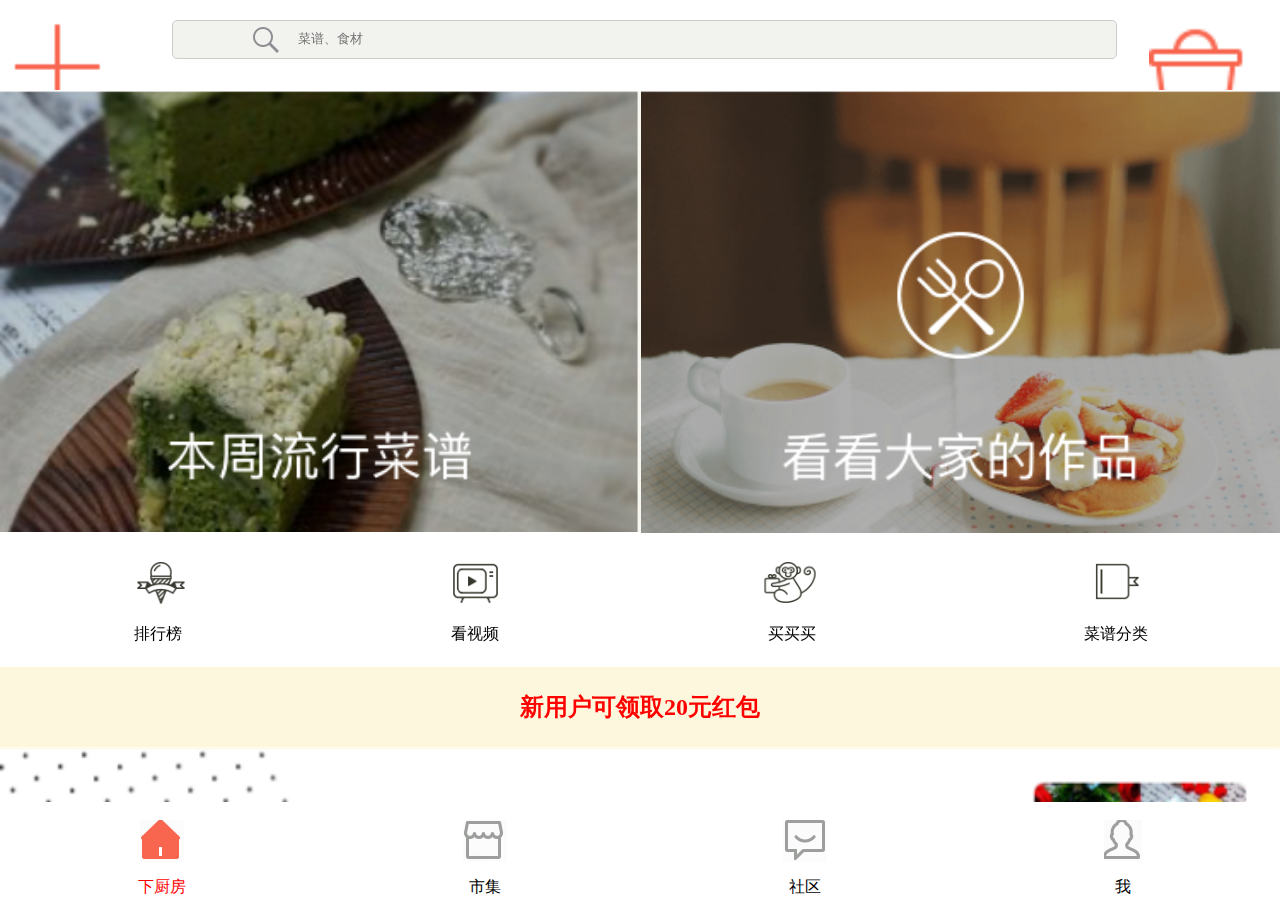
<file: index.html>
<!doctype html>
<html lang="en">
<head>
	<meta charset="UTF-8">
	<meta name="viewport" content="width=device-width, user-scalable=no, initi al-scale=1.0, maximum-scale=1.0, minimum-scale=1.0">
	<title>手机app</title>
	<link rel="stylesheet" href="css/style.css">
	 <link rel="stylesheet" href="css/swiper.min.css">
</head>
<body>
	<div class="box" id="box">

		<div class="center">

              <section class="aaa" id="xcf">
              	<div class="head">
              		<div class="head_1">
              			<span><img src="img/jia.png"/></span>
              			<span><input type="text" placeholder="菜谱、食材"></span>
              			<span><img src="img/box.png"/></span>

              		</div>
				<div class="pic">
					<div><a href="welcome.html"><img src="img/p1.png"></a></div>
					<div><a href="news.html"><img src="img/p2.png"></a></div>
			

				</div>
				<div class="nav">
					<dl>
						<dt><img src="img/ni.png"></dt>
						<dd><a href="#">排行榜</a></dd>
					</dl>
					<dl>
						<dt><img src="img/n2.png"></dt>
						<dd><a href="#">看视频</a></dd>
					</dl>
					<dl>
						<dt><img src="img/n3.png"></dt>
						<dd><a href="#">买买买</a></dd>
					</dl>
					<dl>
						<dt><img src="img/n4.png"></dt>
						<dd><a href="#">菜谱分类</a></dd>
					</dl>
				</div>
				<div class="pink">
					<h2>新用户可领取20元红包</h2>
				</div>
				<div class="banner">
                 <ul class="swiper-wrapper">
                   <li class="swiper-slide"><img src="img/banner.png"></li>
                   <li class="swiper-slide"><img src="img/banner1.png"></li>
              
            </ul>
            <div class="swiper-pagination"></div>
        </div>
       		 <div class="pink_1">
					<h2>3月10日 星期四</h2>
				</div>
				<div class="bann">
					<img src="img/bann.png">
				</div>
				<div class="tt"></div>
				<div class="bann">
					<img src="img/bann1.png">
				</div>
				<div class="tt"></div>
		
				<div class="bann">
					<img src="img/bann4.png">
				</div>
				<div class="pink_3">
					<h3>三分钟快手面，没有高汤也美鲜</h3>
					<h4>黎记|广东升竹面(全蛋细面)3斤/一箱，24.9包邮</h4>
					<p><b>(3.10至3.11限时优惠)</b></p>
				</div>
				<div class="bann">
					<img src="img/bann2.png">
				</div>
				<div class="tt"></div>
		
				<div class="bann">
					<img src="img/bann3.png">
				<div class="bann">
					<img src="img/bann4.png">
              	</div>
					<div class="tt"></div>
		
				<div class="bann">
					<img src="img/bann6.png">
              	</div>
              	<div class="tt"></div>
		
				<div class="bann">
					<img src="img/bann7.png">
              	</div>
              	
              </section>
              <section class="aaa" id="sj">
              	<div class="second">
              		<div class="head_1">
              			<span><a href="cd.html"><img src="img/t1.png"/></a></span>
              			<span><input type="text" placeholder="搜索商品"></span>
              			<span><img src="img/t2.png"/></span>

              		</div>
              		<div class="nav_1">
	              		 <dl>
							<dt><img src="img/1.png"></dt>
							<dd><a href="#">烘焙</a></dd>
						</dl>
						<dl>
							<dt><img src="img/2.png"></dt>
							<dd><a href="#">果蔬生鲜</a></dd>
						</dl>
						<dl>
							<dt><img src="img/3.png"></dt>
							<dd><a href="#">器具</a></dd>
						</dl>
						<dl>
							<dt><img src="img/4.png"></dt>
							<dd><a href="#">特色中国</a></dd>
						</dl>
					</div>
						<div class="nav_1">
	              		 <dl>
							<dt><img src="img/5.png"></dt>
							<dd><a href="#">方便食品</a></dd>
						</dl>
						<dl>
							<dt><img src="img/6.png"></dt>
							<dd><a href="#">进口食品</a></dd>
						</dl>
						<dl>
							<dt><img src="img/7.png"></dt>
							<dd><a href="#">调味品</a></dd>
						</dl>
						<dl>
							<dt><img src="img/8.png"></dt>
							<dd><a href="#">全部分类</a></dd>
						</dl>
					</div>
					 	<div class="dd"></div>
					 	<div class="main">
					 		<div class="main_1">
					 			<h2>好店推荐</h2>
					 		</div>
					 		<div class="mm">
					 			<div class="mm_1">
					 				<dl>
					 					<dt><img src="img/b2.png"></dt>
					 					<dd><h4>广东竹升面3斤</h4><p>$24.9<h5 href="#">细丝银丝柔韧鲜爽</h5></p></dd>
					 				</dl>
					 				
					 			</div>
					 			<div class="mm_2">
					 				<dl>
					 					<dt><img src="img/b3.png"></dt>
					 					<dd><h4>高邮咸鸭蛋2斤</h4><p>$72<h5 href="#">最好的咸鸭蛋</h5></p></dd>
					 				</dl>
					 				
					 			</div>
					 			<div class="mm_3">
					 				<dl>
					 					<dt><img src="img/b1.png"></dt>
					 					<dd><h4>法文玻璃沙拉碗</h4><p>$18<h5 href="#">全店满88减10</h5></p></dd>
					 				</dl>
					 				
					 			</div>
					 		</div>
					 		<div class="dd"></div>
					 		<div class="main_1">
					 			<h2>热门主题</h2>
					 		</div>
					 		<div class="mm_4">
					 			<div><img src="img/b4.png"></div>
					 			<div><img src="img/b5.png"></div>
					 			<div><img src="img/b6.png"></div>
					 		</div>

					 	</div>
            </div>
              </section>
              <section class="aaa" id="sq">
              <div class="less">
              	<div class="less_1">
              		<span></span>
              		<span><b>社区</b></span>
              		<span><img src="img/ld.png"></span>
              	</div>
              	<div class="less_2">
              		<a href="zhut.html">
              		<dl>
              			<dt><img src="img/haha.png" width="75"></dt>
              			<dt class="dt" style="margin-right: 17%"><b style="font-size:20px;">市集讨论区</b><br>
              				<strong style="color:#95958F">安佳奶油打发前需要冷藏么？</strong></dt>
              		</dl>
              	</a>
                   <dl>
              		<dt><img src="img/zb.png" width="75"></dt>
              		<dt class="dt"><b style="font-size:20px;">周边</b><br>
              			<strong style="color:#95958F">身边的处友会</strong></h4></dt>
              	  </dl>

               	</div>
              	
              </div>
              </section>
			  <section class="aaa" id="my">
			  	<div class="tou">
			  		<div class="t_1">
				  		<h2>取消</a></h2>
				  	</div>
			  	</div>
			  	<div class="picture">
			  		<img src="img/wy.png">
			  	</div>
			  	<div class="zc">
			  		
			  			<p class="zc_1"><a href="denglu.html"><input type="sumbit" value="登录"></a></p>
			  			<p class="zc_2"><a href="zc.html"><input type="sumbit" value="手机注册"></a></p>
					
			  	</div>
			  </section>
		</div>

		<footer class="foot" id="foot">
			<a href="#xcf" class="on"><img src="img/xcf.png"><br>下厨房</a>
			<a href="#sj"><img src="img/sj.png"><br>市集</a>
			<a href="#sq"><img src="img/sq.png"><br>社区</a>
			<a href="#my"><img src="img/my.png"><br>我</a>

        </footer>

	

</div>

 <script src="js/zepto.js"></script>
  <script src="js/iscroll4.js"></script>
  <script src="js/swiper.min.js"></script>
  <script src="js/yk.js"></script>
  <script type="text/javascript">
    var swiper=new Swiper(".banner",{
        pagination:'.swiper-pagination',
        paginationClickable:true,
        autoplay:1000,
        autoplayDisableOnInteraction:false,
        loop:true
    })
</script>
</body>
</html>
</file>
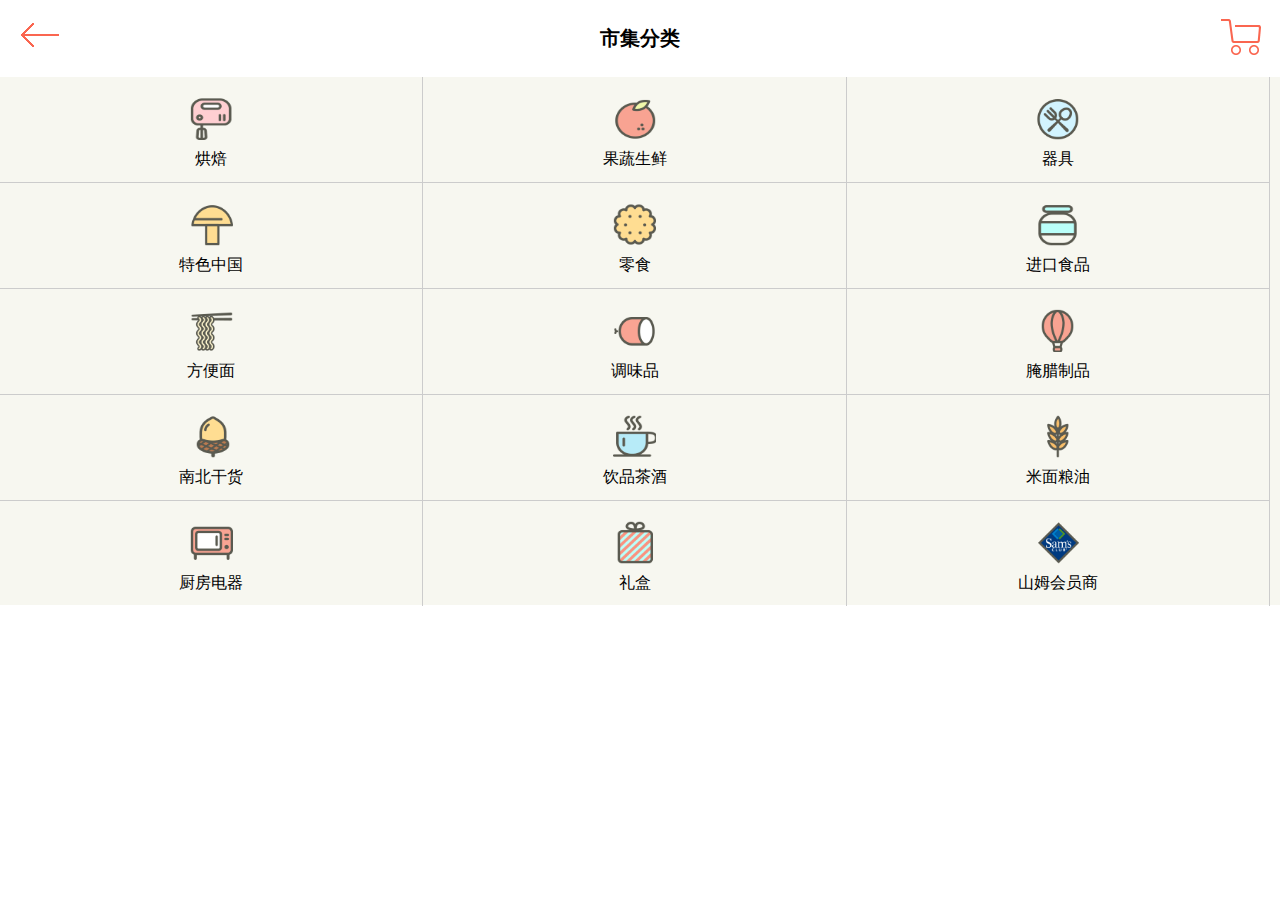
<file: cd.html>
<!doctype html>
<html lang="en">
<head>
	<meta charset="UTF-8">
	<meta name="viewport" content="width=device-width, user-scalable=no, initi al-scale=1.0, maximum-scale=1.0, minimum-scale=1.0">
	<title>手机app</title>
	<link rel="stylesheet" href="css/style3.css">
	 <link rel="stylesheet" href="css/swiper.min.css">
</head>
<body>
	<div class="box">
		<div class="header">
			<span><a href="index.html"><img src="img/jt.png"></a></span>
			<span><b>市集分类</b></span>
			<span><img src="img/t2.png"></span>
		</div>
		<div class="main">
			 <dl>
                <dt><img src="img/f1.png"></dt>
                <dd>烘焙</dd>
            </dl>
            <dl>
                <dt><img src="img/f2.png"></dt>
                <dd>果蔬生鲜</dd>
            </dl>
            <dl>
                <dt><img src="img/f3.png"></dt>
                <dd>器具</dd>
            </dl>
            <dl>
                <dt><img src="img/f4.png"></dt>
                <dd>特色中国</dd>
            </dl>
            <dl>
                <dt><img src="img/f5.png"></dt>
                <dd>零食</dd>
            </dl>
            <dl>
                <dt><img src="img/f61.png"></dt>
                <dd>进口食品</dd>
            </dl>
            <dl>
                <dt><img src="img/f62.png"></dt>
                <dd>方便面</dd>
            </dl>
            <dl>
                <dt><img src="img/f63.png"></dt>
                <dd>调味品</dd>
            </dl>
            <dl>
                <dt><img src="img/f6.png"></dt>
                <dd>腌腊制品</dd>
            </dl>
            <dl>
                <dt><img src="img/f7.png"></dt>
                <dd>南北干货</dd>
            </dl>
            <dl>
                <dt><img src="img/f8.png"></dt>
                <dd>饮品茶酒</dd>
            </dl>
            <dl>
                <dt><img src="img/f9.png"></dt>
                <dd>米面粮油</dd>
            </dl>
            <dl style="border-bottom: none;">
                <dt><img src="img/f10.png"></dt>
                <dd>厨房电器</dd>
            </dl>
            <dl style="border-bottom: none;">
                <dt><img src="img/f11.png"></dt>
                <dd>礼盒</dd>
            </dl>
            <dl style="border-bottom: none;">
                <dt><img src="img/f12.png"></dt>
                <dd>山姆会员商</dd>
            </dl>


        </div>
	</div>









 <script src="js/zepto.js"></script>
  <script src="js/iscroll4.js"></script>
  <script src="js/swiper.min.js"></script>
  <script src="js/yk.js"></script>




</body>
</html>
</file>
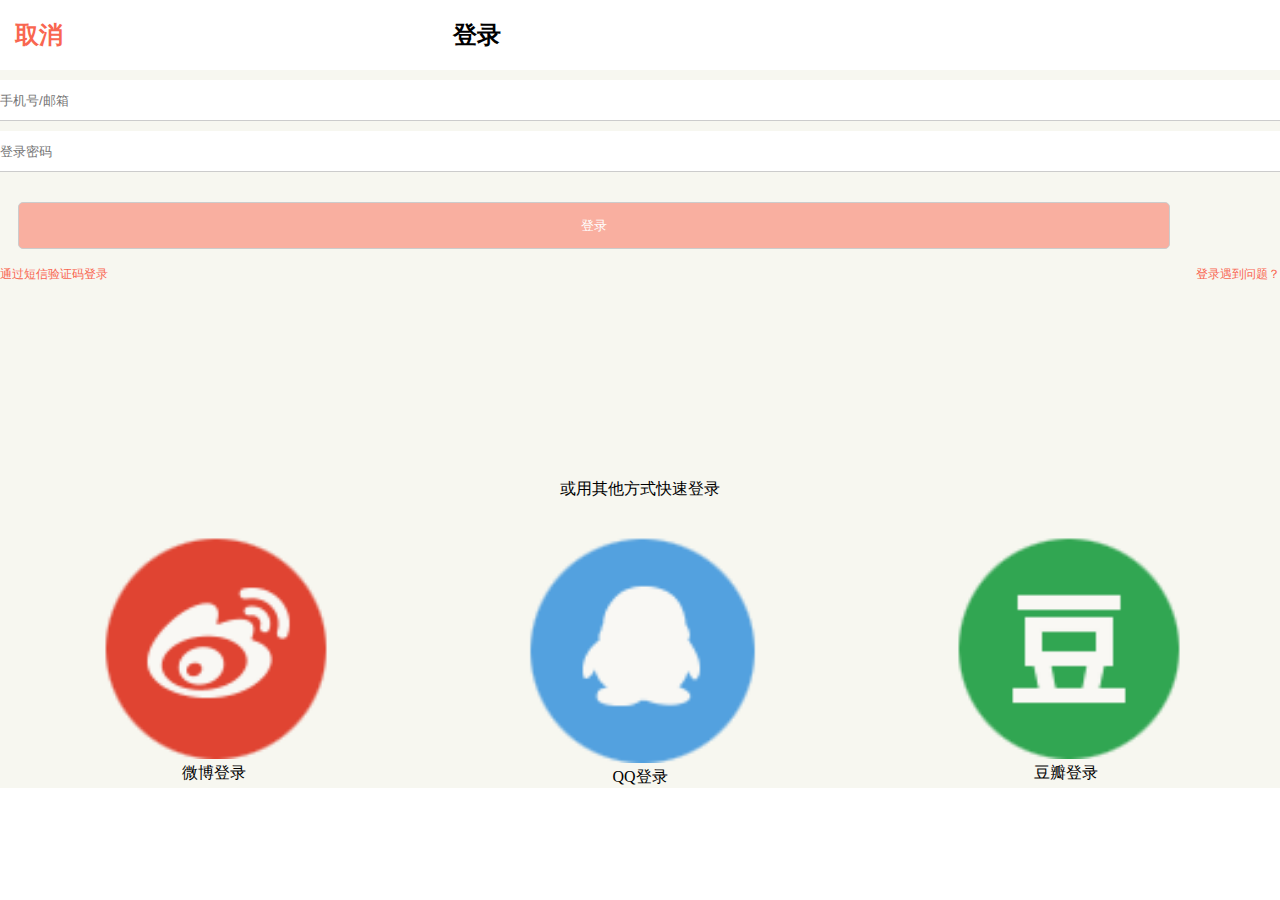
<file: denglu.html>
<!doctype html>
<html lang="en">
<head>
	<meta charset="UTF-8">
	<meta name="viewport" content="width=device-width, user-scalable=no, initi al-scale=1.0, maximum-scale=1.0, minimum-scale=1.0">
	<title>手机app</title>
	<link rel="stylesheet" href="css/style1.css">
	 <link rel="stylesheet" href="css/swiper.min.css">
</head>
<body>
	<div class="box">
		<div class="head">
			<h2><a href="index.html">取消</a></h2>
            <h2>登录</h2>
            <h2></h2>
		</div>
		<!-- <div class="tt"></div> -->
		<section class="main">
            <form method="post">
                <input type="email" placeholder="手机号/邮箱" class="p3"><br>
                <input type="password" placeholder="登录密码" class="p3"><br>
                <input type="button" value="登录" class="p1">
            </form>
            <p class="p2"><span>通过短信验证码登录</span><a>登录遇到问题？</a></p>
        </section>
        
        	<div class="kj">
        	<p>或用其他方式快速登录</p>
        	</div>
        	<footer class="foot" id="foot">
			<a><img src="img/wb.png"><br>微博登录</a>
			<a><img src="img/qq.png"><br>QQ登录</a>
			<a><img src="img/db.png"><br>豆瓣登录</a>

        </footer>
	</div>









 <script src="js/zepto.js"></script>
  <script src="js/iscroll4.js"></script>
  <script src="js/swiper.min.js"></script>
  <script src="js/yk.js"></script>




</body>
</html>
</file>
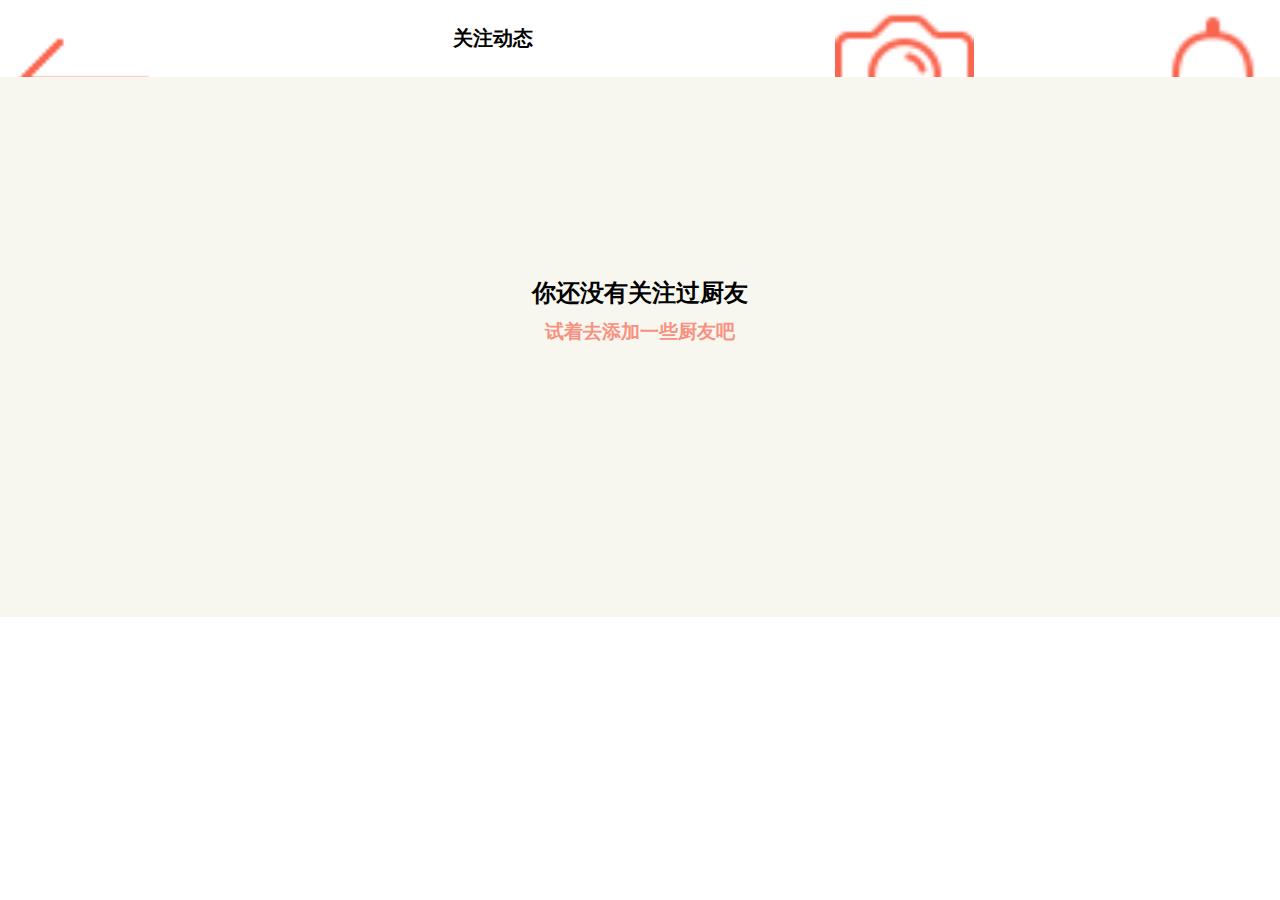
<file: news.html>
<!doctype html>
<html lang="en">
<head>
	<meta charset="UTF-8">
	<meta name="viewport" content="width=device-width, user-scalable=no, initi al-scale=1.0, maximum-scale=1.0, minimum-scale=1.0">
	<title>手机app</title>
	<link rel="stylesheet" href="css/style5.css">
	 <link rel="stylesheet" href="css/swiper.min.css">
</head>
<body>
	<div class="box">
		
        <header class="header">
        	<span><a href="index.html"><img src="img/jt.png"></a></span>
			<span><b>关注动态</b></span>
			<span><img src="img/xj.png"></span>
			<span><img src="img/ld.png"></span>
        </header>
        <section class="main">
        	<h2>你还没有关注过厨友</h2>
        	<h3>试着去添加一些厨友吧</h3>
        </section>







	</div>


 <script src="js/zepto.js"></script>
  <script src="js/iscroll4.js"></script>
  <script src="js/swiper.min.js"></script>
  <script src="js/yk.js"></script>




</body>
</html>
</file>
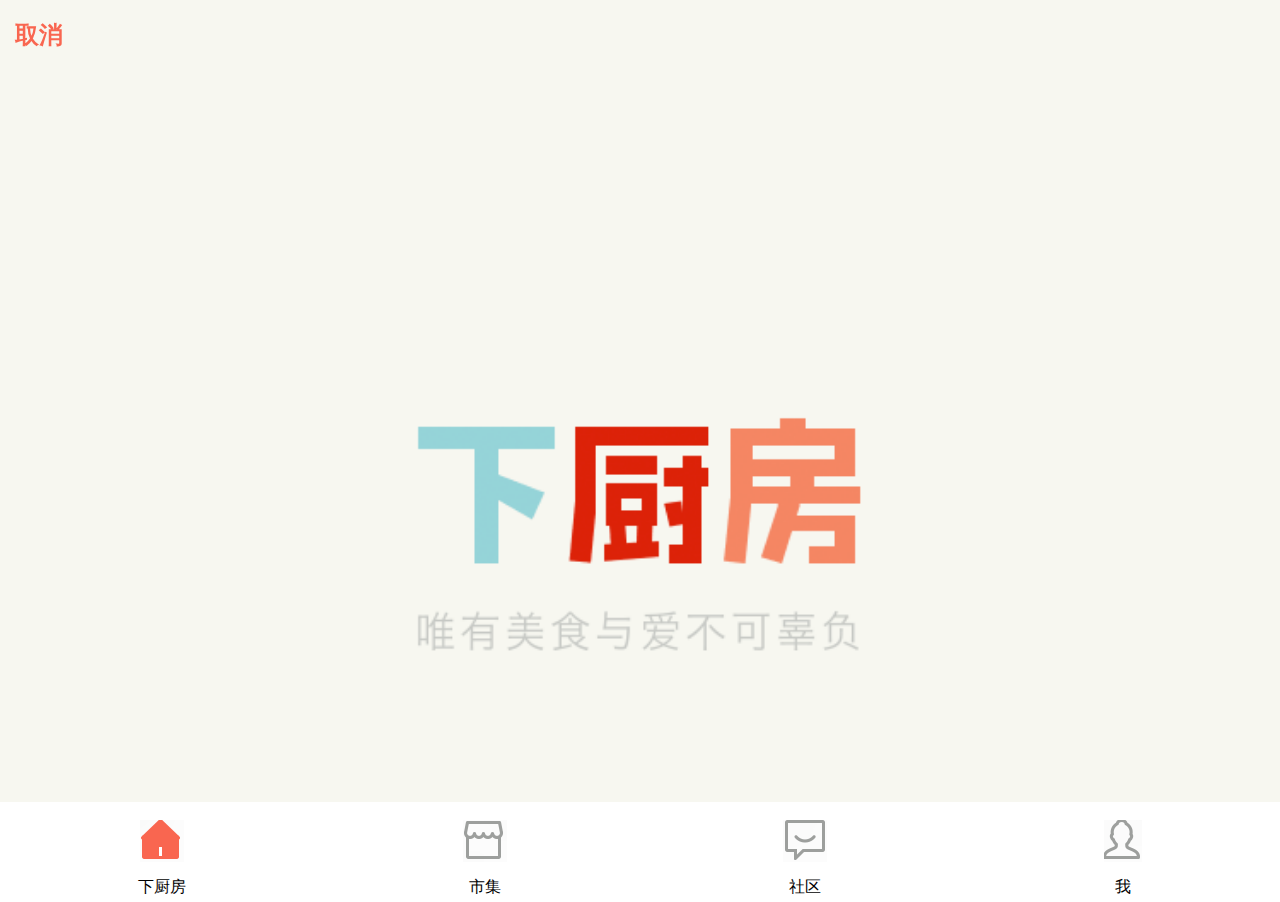
<file: qx.html>
<!doctype html>
<html lang="en">
<head>
	<meta charset="UTF-8">
	<meta name="viewport" content="width=device-width, user-scalable=no, initi al-scale=1.0, maximum-scale=1.0, minimum-scale=1.0">
	<title>手机app</title>
	<link rel="stylesheet" href="css/style.css">
	 <link rel="stylesheet" href="css/swiper.min.css">
</head>
<body>
	<div class="box" id="box">

	<div class="center">
		
		           
			  <section class="aaa" id="my">
			  	<div class="tou">
			  		<div class="t_1">
				  		<h2><a href="index.html">取消</a></h2>
				  	</div>
			  	</div>
			  	<div class="picture">
			  		<img src="img/wy.png">
			  	</div>
			  	<div class="zc">
			  		
			  			<p class="zc_1"><a href="denglu.html"><input type="sumbit" value="登录"></a></p>
			  			<p class="zc_2"><a href="zc.html"><input type="sumbit" value="手机注册"></a></p>
					
			  	</div>
			  </section>
			   <section class="aaa" id="xcf">
		              	<div class="head">
		              		<div class="head_1">
		              			<span><img src="img/jia.png"/></span>
		              			<span><input type="text" placeholder="菜谱、食材"></span>
		              			<span><img src="img/box.png"/></span>
		
		              		</div>
				<div class="pic">
					<div><img src="img/p1.png"></div>
					<div><img src="img/p2.png"></div>
			
		
				</div>
				<div class="nav">
					<dl>
						<dt><img src="img/ni.png"></dt>
						<dd><a href="#">排行榜</a></dd>
					</dl>
					<dl>
						<dt><img src="img/n2.png"></dt>
						<dd><a href="#">看视频</a></dd>
					</dl>
					<dl>
						<dt><img src="img/n3.png"></dt>
						<dd><a href="#">买买买</a></dd>
					</dl>
					<dl>
						<dt><img src="img/n4.png"></dt>
						<dd><a href="#">菜谱分类</a></dd>
					</dl>
				</div>
				<div class="pink">
					<h2>新用户可领取20元红包</h2>
				</div>
				<div class="banner">
		                 <ul class="swiper-wrapper">
		                   <li class="swiper-slide"><img src="img/banner.png"></li>
		                   <li class="swiper-slide"><img src="img/banner1.png"></li>
		              
		            </ul>
		            <div class="swiper-pagination"></div>
		        </div>
		       		 <div class="pink_1">
					<h2>3月10日 星期四</h2>
				</div>
				<div class="bann">
					<img src="img/bann.png">
				</div>
				<div class="tt"></div>
				<div class="bann">
					<img src="img/bann1.png">
				</div>
				<div class="tt"></div>
		
				<div class="bann">
					<img src="img/bann4.png">
				</div>
				<div class="pink_3">
					<h3>三分钟快手面，没有高汤也美鲜</h3>
					<h4>黎记|广东升竹面(全蛋细面)3斤/一箱，24.9包邮</h4>
					<p><b>(3.10至3.11限时优惠)</b></p>
				</div>
				<div class="bann">
					<img src="img/bann2.png">
				</div>
				<div class="tt"></div>
		
				<div class="bann">
					<img src="img/bann3.png">
				<div class="bann">
					<img src="img/bann4.png">
		              	</div>
					<div class="tt"></div>
		
				<div class="bann">
					<img src="img/bann6.png">
		              	</div>
		              	<div class="tt"></div>
		
				<div class="bann">
					<img src="img/bann7.png">
		              	</div>
		              	
		              </section>
		              <section class="aaa" id="sj">
		              	<div class="second">
		              		<div class="head_1">
		              			<span><img src="img/t1.png"/></span>
		              			<span><input type="text" placeholder="搜索商品"></span>
		              			<span><img src="img/t2.png"/></span>
		
		              		</div>
		              		<div class="nav_1">
			              		 <dl>
							<dt><img src="img/1.png"></dt>
							<dd><a href="#">烘焙</a></dd>
						</dl>
						<dl>
							<dt><img src="img/2.png"></dt>
							<dd><a href="#">果蔬生鲜</a></dd>
						</dl>
						<dl>
							<dt><img src="img/3.png"></dt>
							<dd><a href="#">器具</a></dd>
						</dl>
						<dl>
							<dt><img src="img/4.png"></dt>
							<dd><a href="#">特色中国</a></dd>
						</dl>
					</div>
						<div class="nav_1">
			              		 <dl>
							<dt><img src="img/5.png"></dt>
							<dd><a href="#">方便食品</a></dd>
						</dl>
						<dl>
							<dt><img src="img/6.png"></dt>
							<dd><a href="#">进口食品</a></dd>
						</dl>
						<dl>
							<dt><img src="img/7.png"></dt>
							<dd><a href="#">调味品</a></dd>
						</dl>
						<dl>
							<dt><img src="img/8.png"></dt>
							<dd><a href="#">全部分类</a></dd>
						</dl>
					</div>
					 	<div class="dd"></div>
					 	<div class="main">
					 		<div class="main_1">
					 			<h2>好店推荐</h2>
					 		</div>
					 		<div class="mm">
					 			<div class="mm_1">
					 				<dl>
					 					<dt><img src="img/b2.png"></dt>
					 					<dd><h4>广东竹升面3斤</h4><p>$24.9<h5 href="#">细丝银丝柔韧鲜爽</h5></p></dd>
					 				</dl>
					 				
					 			</div>
					 			<div class="mm_2">
					 				<dl>
					 					<dt><img src="img/b3.png"></dt>
					 					<dd><h4>高邮咸鸭蛋2斤</h4><p>$72<h5 href="#">最好的咸鸭蛋</h5></p></dd>
					 				</dl>
					 				
					 			</div>
					 			<div class="mm_3">
					 				<dl>
					 					<dt><img src="img/b1.png"></dt>
					 					<dd><h4>法文玻璃沙拉碗</h4><p>$18<h5 href="#">全店满88减10</h5></p></dd>
					 				</dl>
					 				
					 			</div>
					 		</div>
					 		<div class="dd"></div>
					 		<div class="main_1">
					 			<h2>热门主题</h2>
					 		</div>
					 		<div class="mm_4">
					 			<div><img src="img/b4.png"></div>
					 			<div><img src="img/b5.png"></div>
					 			<div><img src="img/b6.png"></div>
					 		</div>
		
					 	</div>
		            </div>
		              </section>
		              <section class="aaa" id="sq">
		              <div class="less">
		              	<div class="less_1">
		              		<span></span>
		              		<span><b>社区</b></span>
		              		<span><img src="img/ld.png"></span>
		              	</div>
		              	<div class="less_2">
		              		<dl>
		              			<dt><img src="img/haha.png" width="75"></dt>
		              			<dt class="dt" style="margin-right: 17%"><b style="font-size:20px;">市集讨论区</b><br>
		              				<strong style="color:#95958F">安佳奶油打发前需要冷藏么？</strong></dt>
		              		</dl>
		                   <dl>
		              		<dt><img src="img/zb.png" width="75"></dt>
		              		<dt class="dt"><b style="font-size:20px;">周边</b><br>
		              			<strong style="color:#95958F">身边的处友会</strong></h4></dt>
		              	  </dl>
		
		               	</div>
		              	
		              </div>
		              </section>
		</div>



		<footer class="foot" id="foot">
			
			<a href="#xcf"><img src="img/xcf.png"><br>下厨房</a>
			<a href="#sj"><img src="img/sj.png"><br>市集</a>
			<a href="#sq"><img src="img/sq.png"><br>社区</a>
			<a href="#my"><img src="img/my.png"><br>我</a>

        </footer>


</div>

 <script src="js/zepto.js"></script>
  <script src="js/iscroll4.js"></script>
  <script src="js/swiper.min.js"></script>
  <script src="js/yk.js"></script>
  <script type="text/javascript">
    var swiper=new Swiper(".banner",{
        pagination:'.swiper-pagination',
        paginationClickable:true,
        autoplay:1000,
        autoplayDisableOnInteraction:false,
        loop:true
    })
</script>
</body>
</html>
</file>
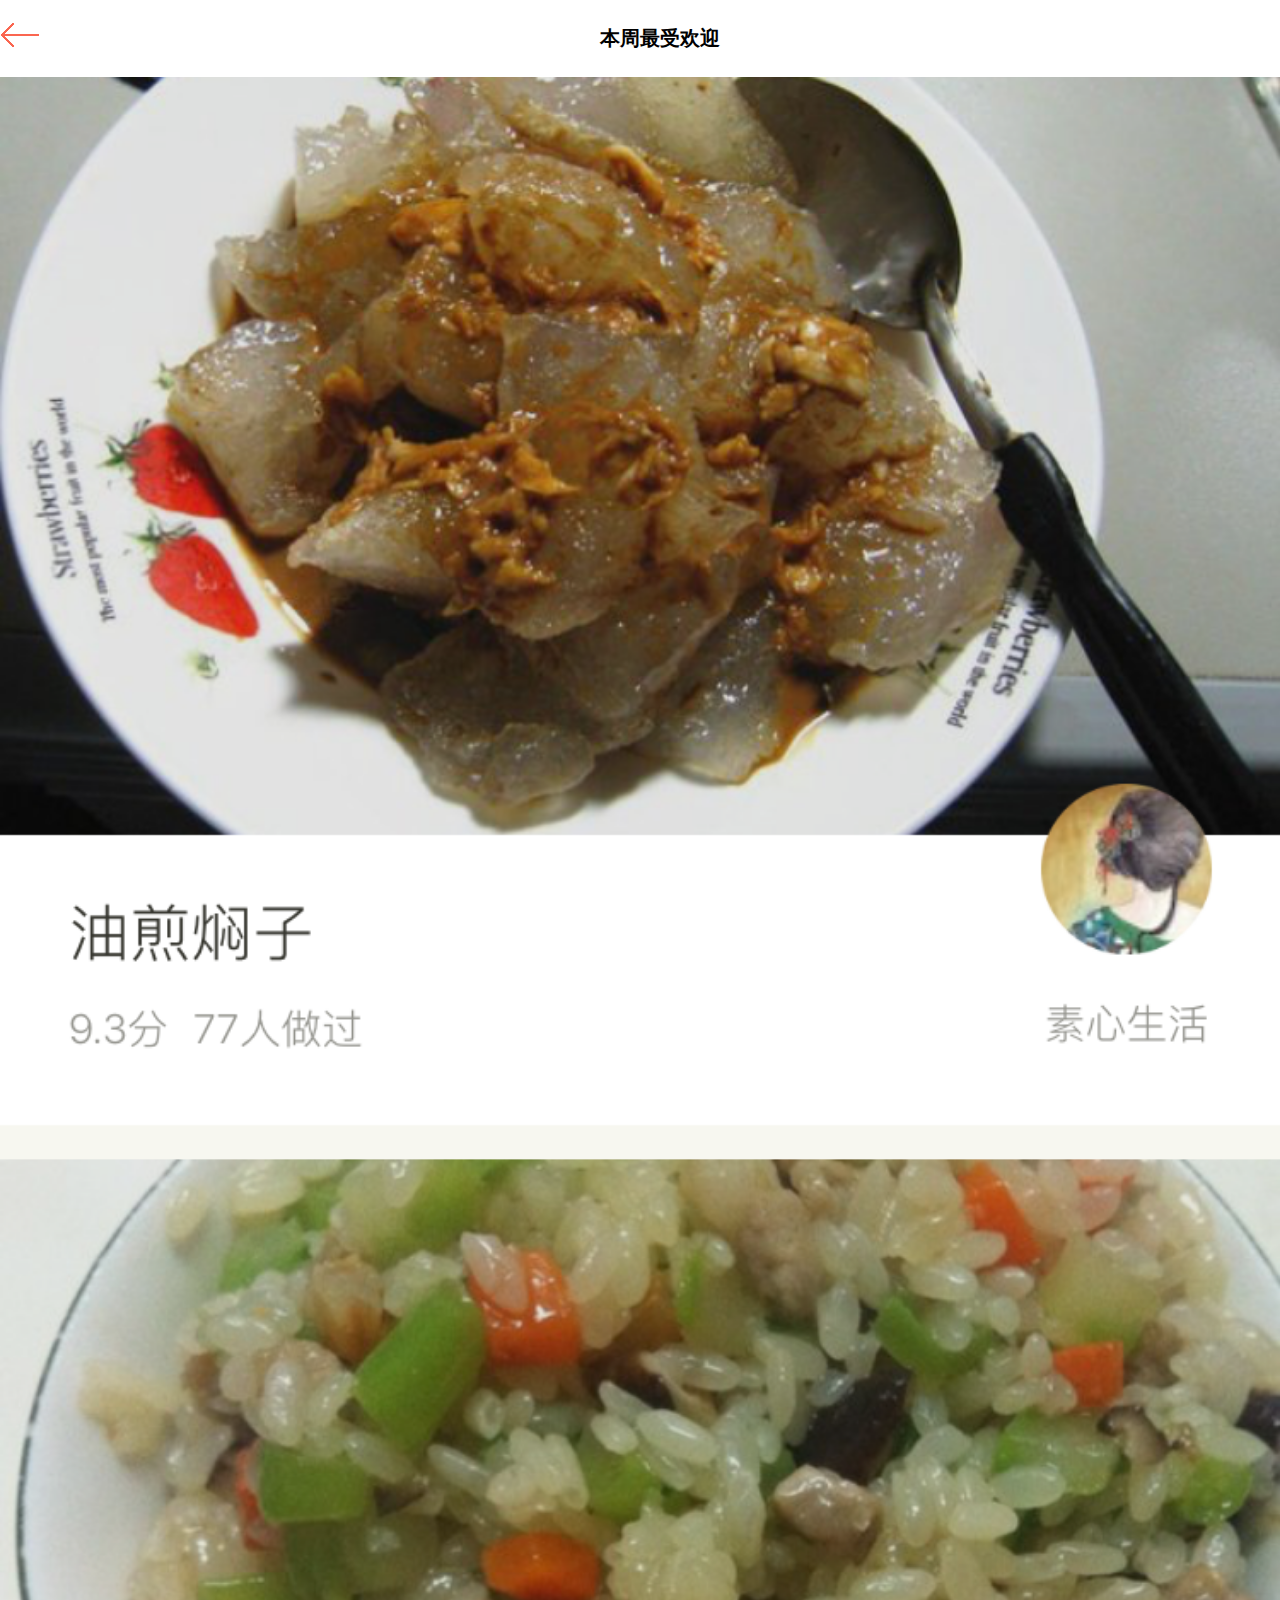
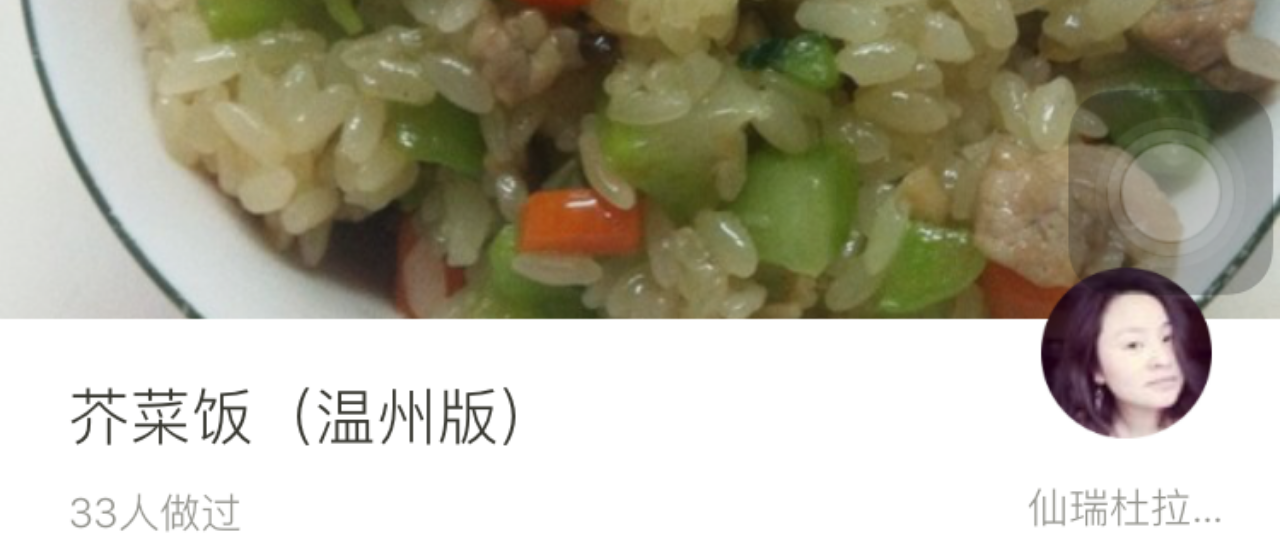
<file: welcome.html>
<!doctype html>
<html lang="en">
<head>
	<meta charset="UTF-8">
	<meta name="viewport" content="width=device-width, user-scalable=no, initi al-scale=1.0, maximum-scale=1.0, minimum-scale=1.0">
	<title>手机app</title>
	<link rel="stylesheet" href="css/style4.css">
	 <link rel="stylesheet" href="css/swiper.min.css">
</head>
<body>
	<div class="box">
		
		 <header class="header">
        	<span><a href="index.html"><img src="img/jt.png"></a></span>
			<span><b>本周最受欢迎</b></span>
			<span></span>
        </header>
		<div class="banner">
			<img src="img/daban.png">
		</div>


	</div>


 <script src="js/zepto.js"></script>
  <script src="js/iscroll4.js"></script>
  <script src="js/swiper.min.js"></script>
  <script src="js/yk.js"></script>




</body>
</html>
</file>
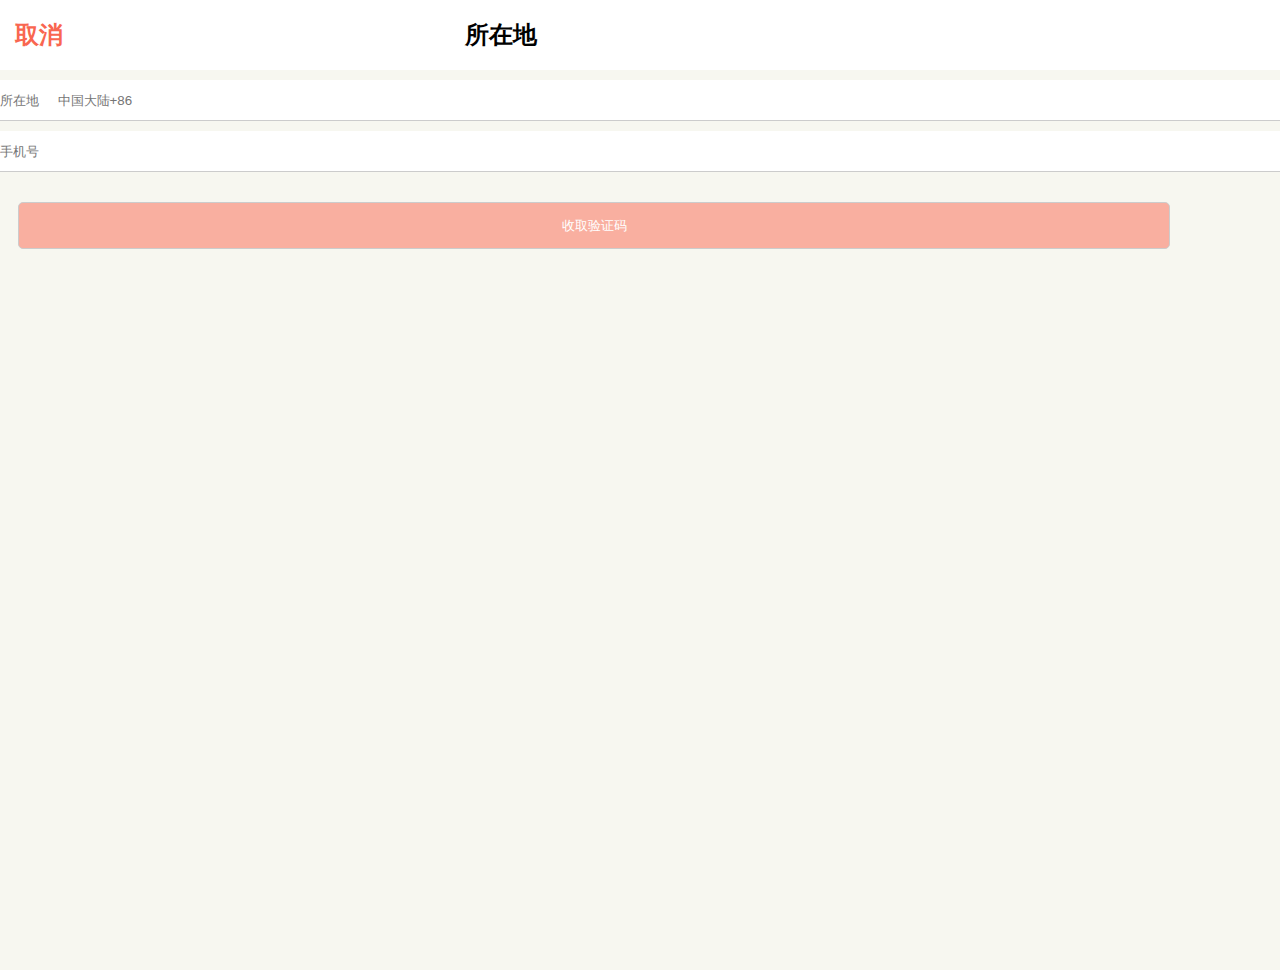
<file: zc.html>
<!doctype html>
<html lang="en">
<head>
	<meta charset="UTF-8">
	<meta name="viewport" content="width=device-width, user-scalable=no, initi al-scale=1.0, maximum-scale=1.0, minimum-scale=1.0">
	<title>手机app</title>
	<link rel="stylesheet" href="css/style2.css">
	 <link rel="stylesheet" href="css/swiper.min.css">
</head>
<body>
	<div class="box">
		<div class="head">
			<h2><a href="index.html">取消</a></h2>
            <h2>所在地</h2>
            <h2></h2>
		</div>
		<!-- <div class="tt"></div> -->
		<section class="main">
            <form method="post">
                <input type="text" placeholder="所在地     中国大陆+86" class="p3"><br>
                <input type="number" placeholder="手机号" class="p3"><br>
                <input type="button" value="收取验证码" class="p1">
            </form>
            
        </section>
        
	</div>









 <script src="js/zepto.js"></script>
  <script src="js/iscroll4.js"></script>
  <script src="js/swiper.min.js"></script>
  <script src="js/yk.js"></script>




</body>
</html>
</file>
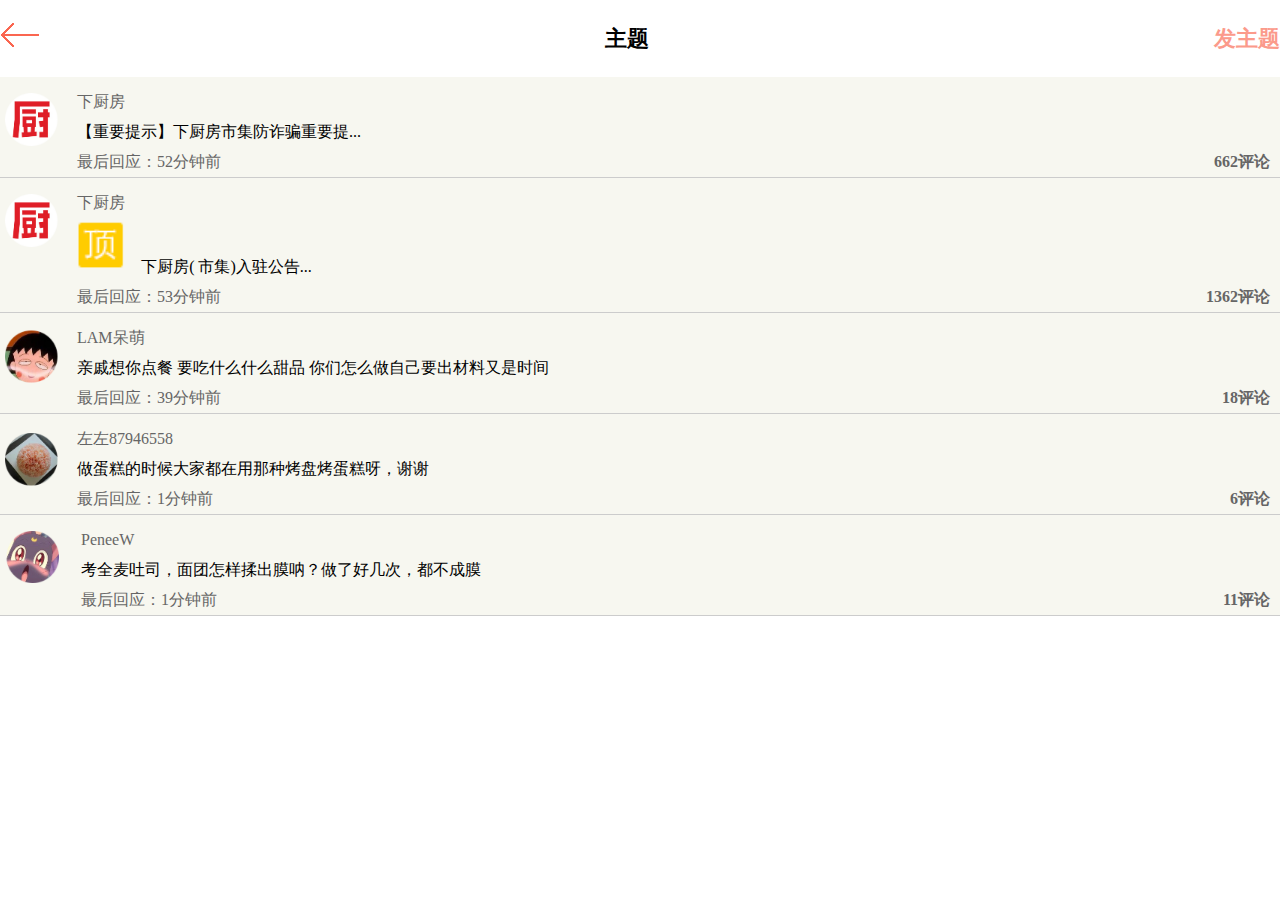
<file: zhut.html>
<!doctype html>
<html lang="en">
<head>
	<meta charset="UTF-8">
	<meta name="viewport" content="width=device-width, user-scalable=no, initi al-scale=1.0, maximum-scale=1.0, minimum-scale=1.0">
	<title>手机app</title>
	<link rel="stylesheet" href="css/style6.css">
	 <link rel="stylesheet" href="css/swiper.min.css">
</head>
<body>
	<div class="box">
		
		 <header class="header">
        	<span><a href="index.html"><img src="img/jt.png"></a></span>
			<span><b>主题</b></span>
			<span><b>发主题</b></span>
        </header>
		<div class="main">
			<dl>
				<dt><img src="img/c.png"></dt>
				<dd class="dt">下厨房<br><a href="#">【重要提示】下厨房市集防诈骗重要提...</a><br><span>最后回应：52分钟前<b>662评论</b></span></dd>
			</dl>
			<dl>
				<dt><img src="img/c.png"></dt>
				<dd class="dt">下厨房<br><a href="#"><img src="img/d.png" style="width:5%">   下厨房(
					市集)入驻公告...</a><br><span>最后回应：53分钟前<b>1362评论</b></span></dd>
			</dl>
			<dl>
				<dt><img src="img/peo.png"></dt>
				<dd class="dt">LAM呆萌<br><a href="#">亲戚想你点餐 要吃什么什么甜品 你们怎么做自己要出材料又是时间</a><br><span>最后回应：39分钟前<b>18评论</b></span></dd>
			</dl>
			<dl>
				<dt><img src="img/cake.png"></dt>
				<dd class="dt">左左87946558<br><a href="#">做蛋糕的时候大家都在用那种烤盘烤蛋糕呀，谢谢</a><br><span>最后回应：1分钟前<b>6评论</b></span></dd>
			</dl>
			<dl>
				<dt><img src="img/kt.png"></dt>
				<dd class="dt">PeneeW<br><a href="#">考全麦吐司，面团怎样揉出膜呐？做了好几次，都不成膜</a><br><span>最后回应：1分钟前<b>11评论</b></span></dd>
			</dl>
			
		</div>


	</div>


 <script src="js/zepto.js"></script>
  <script src="js/iscroll4.js"></script>
  <script src="js/swiper.min.js"></script>
  <script src="js/yk.js"></script>




</body>
</html>
</file>
<file: css/style.css>
* {
  margin: 0;
  padding: 0; }

li {
  list-style: none; }

a {
  text-decoration: none; 
color: black;}


body, html {
  width: 100%;
  height: 100%;
   }
      .box{
    width: 100%;
    height: 100%;
    display: -webkit-box;
    -webkit-box-orient:vertical;
  
   }

.center{
  width: 100%;
  height: 100%;
  position: relative;
  overflow: hidden;
  -webkit-box-flex:1;

}
.center section{
  width: 100%;
  height: 100%;
  overflow-y:scroll;
  position: absolute;
  left: 0;
  top: 0;
  -webkit-transform:translate3d(-100%,0,0);
  -webkit-transition:all 1s;

}
.center section:first-child{
 
   -webkit-transform:translate3d(0,0,0)
}
/* .center section:last-child{
    -webkit-transform:translate3d(0,13px,0)
 
   -webkit-transform:translate3d(0,150%,0)
} */
.head_1{
  width: 100%;
  height: 90px;
  display: -webkit-box;
}
.head_1 img{
  width: 60%;
}
.head_1 span{
  display: block;
  -webkit-box-flex:1;
}
.head_1 span:nth-child(1){
  margin-left: 10px;
  margin-top: 22px;

}
.head_1 span:nth-child(2){
  border:1px solid #ccc;
  border-radius: 5px;
  margin-top: 20px;
  background:#F2F2EF url("../img/sou.png")no-repeat left ;
  width:64%;
  height: 37px;

}
.head_1 span:nth-child(2) input{
  width: 40%;
  height: 35px;
  border: none;
  background: #F2F2EF;
  padding-left: 15px;
  margin-left: 110px;


}
.head_1 span:nth-child(3){
  text-align: center;
  margin-top: 22px;

}
.pic{
  width: 100%;
  display: -webkit-box;
}
.pic div{
  -webkit-box-flex:1;

}
.pic div img{
  
width: 100%;
}
.nav{
  width: 100%;
  height: 130px;
  display: -webkit-box;
}
.nav dl{
  -webkit-box-flex:1;
  text-align: center;
  line-height: 30px;
  margin-top: 25px;
}
.pink{
  width: 100%;
  height: 80px;
  background: #FCF7DD;
}
.pink h2{
  text-align: center;
  color: red;
  line-height: 80px;
}
.banner{
    width: 100%;
    position: relative;
}
.banner ul{
    width: 100%;
    display: -webkit-box;
}
.banner ul li{
    width: 100%;
}
.banner ul li img{
    width: 100%;
    display: block;
}
.pink_1{
  width: 100%;
  height: 80px;
  background:#F7F7F0;
}
.pink_1 h2{
  text-align: center;
  color:#585852;
  line-height: 80px;
}
.bann{
  width: 100%;
}
.bann img{
  width: 100%;

}
.tt{
  width: 100%;
  height: 5px;
  background: #F7F7F0;
}
.pink_3{
  width: 100%;
  height: 110px;

}
.pink_3 h3{
  padding-top: 10px;
  padding-left: 12px;
  color:#585852;
}
.pink_3 h4{
   padding-top: 15px;
  padding-left: 10px;
    color:#585852;
}
.pink_3 p{
  color:#585852;
  padding-left: 10px;
}

.nav_1{
  width: 100%;
  height: 110px;
  display: -webkit-box;
}
.nav_1 dl{
-webkit-box-flex:1;
text-align: center;
line-height: 30px;
}
.dd{
  width: 100%;
  height: 8px;
  background: #F7F7F0;
}
.main{
  width: 100%;
  height: 243px;

}
.main_1{
  padding-top: 5px;
  width: 100%;
  height: 30px;
  margin-left: 10px;
}
.mm{
  width: 100%;
  height: 205px;
 display: -webkit-box; 
}
.mm img{
  width: 90%;
}
.mm,.mm_1,.mm_2,.mm_3{
  margin-left: 5px;
  margin-top: 5px;
  -webkit-box-flex:1;

}
.mm h4{
  padding-top:8px;
}
.mm p{
  padding-top:8px;
  color: #F87D6E;
}
.mm h5{
  padding-top:8px;
  color: #666;
}
.mm_4{
  width: 100%;
  height: 120px;
  display: -webkit-box;
}
.mm_4 div{
  margin-top: 8px;
  margin-left: 10px;
  -webkit-box-flex:1;

}
.mm_4 div img{
  width: 90%;
}


.less_1{
  width:100%;
  height: 60px;
  display: -webkit-box; 
}
.less_1 span{
  line-height: 60px;
  -webkit-box-flex:1;
  display: block;
}
.less_1 span:nth-child(2){
  font-size: 26px;
  text-align: center;
}
.less_1 span:nth-child(3){
  margin-top: 10px;
text-align: center;
}


.less_2{
  width: 100%;
}
.less_2 dl{
  margin-top: 10px;
  display: -webkit-box;
  
  border-bottom:solid 1px #ccc; 
}
.less_2 dl dt{
  -webkit-box-flex:1;
}
.less_2 dl .dt{
  padding-top:10px; 
  margin-right: 43%;
  line-height: 30px;
}




















.t_1{
  width: 100%;
  height: 70px;
   background:#F7F7F0;

}
.t_1 h2{
  line-height: 70px;
  
 padding-left: 15px;
}
.t_1 h2 a{
  color:#F96650;
}
.picture{
  width: 100%;
}
.picture img{
  width: 100%;
}

.zc{
  width: 100%;
  height: 230px;
  background:#F7F7F0;

}
.zc .zc_1 input{
  width: 300px;
  height: 60px;
  background:#F96650;
  color: white; 
  text-align: center;
  margin-top: 30px;
 font-size: 18px;
 border-radius: 5px;
 margin-left: 28px;
}
.zc .zc_2 input{
  width: 300px;
  height: 60px;
  background:#72A3D3;
  color: white; 
  margin-top: 25px;
   text-align: center;
 font-size: 18px;
 border-radius: 5px;
 margin-left: 28px;
}
/* .box{
  width:100%;
  display:-webkit-box;
  position:relative;
  left:0;
}
.box section{
  width:100%;
  height:100%;  
}
.box > section {
  width: 100%;
  position: absolute;
}
.box > section:nth-child(1) {
  transform: translate3d(0, 0, 0);
}
.box > section:nth-child(2),
.box > section:nth-child(3) {
  transform: translate3d(100%, 0, 0);
}
 */


   .foot{
    width: 100%;
    height: 98px;
    display: -webkit-box;

   }
   .foot a{
    display: block;
    text-align: center;
    margin-top: 18px;
    -webkit-box-flex:1;
    line-height: 30px;
   }

.on{
color: red;
}
</file>
<file: css/style3.css>
* {
  margin: 0;
  padding: 0; }

li {
  list-style: none; }

a {
  text-decoration: none; 
color: black;}


body, html {
  width: 100%;
  height: 100%;
   }
 .box{
  width: 100%;
  height: 100%;
  display: -webkit-box;
  -webkit-box-orient:vertical;
 }
 .header{
  width: 100%;
  height: 77px;
  display: -webkit-box;

 }
 .header span{
  -webkit-box-flex:1;
  display: block; 
   line-height: 77px;

 }
 .header span:nth-child(1){
  margin-top: 15px;
 margin-left: 20px;
 }
 .header span:nth-child(2){
  font-size: 20px;

  text-align: center;
 }
 .header span:nth-child(3){
   margin-top: 15px;
   text-align: right;
   margin-right: 15px;
 }

.main {
  width: 100%;
  height: 528px;
  background:#F7F7F0;
  margin-bottom: 20px;
}
.main dl {
  width: 33%;
  height: 105px;
  float: left;
  border-bottom: 1px solid #ccc;
  border-right: 1px solid #ccc;
  text-align: center;
}
.main dl dt {
  padding-top: 20px;

}
.main dl dt img {
  width: 43px;
  height: 43px;
}
.main dl dd {
  line-height: 30px;
}
</file>
<file: css/style1.css>
* {
  margin: 0;
  padding: 0; }

li {
  list-style: none; }

a {
  text-decoration: none; 
color: black;}


body, html {
  width: 100%;
  height: 100%;
   }
 .box{
  width: 100%;
  height: 100%;
  display: -webkit-box;
  -webkit-box-orient:vertical;
 }
 .head{
  width: 100%;
  height: 70px;

  display: -webkit-box;
}
.head h2{
  line-height:70px;
  -webkit-box-flex:1;
}
.head h2:nth-child(1){
  padding-left: 15px;
  

}
.head h2 a{
  color: #F96650;
}
/* .tt{
  width: 100%;
  height: 20px;
     background:#F7F7F0;
} */
.box .main {
  width: 100%; 
   background:#F7F7F0;
}
.box .main .p3 {

  width: 100%;
  height: 40px;
  border: none;
  margin-top: 10px;
  border-bottom: 1px solid #ccc;
}
.box .main .p1 {

  width: 90%;
  height: 47px;
  border: 1px solid #ccc;
  margin-top: 30px;
  border-radius: 5px;
  background:#F9AFA0;
  color: #fff;
  text-align: center;
  line-height: 30px;
  margin-left: 18px;

}
.box .main .p2 {

  height: 50px;
  line-height: 50px;
  font-size: 12px;

}
.box .main .p2 span {
  float: left;
  color: #F96650
}
.box .main .p2 a {
  float: right;
  color: #F96650
}

.foot {
     background:#F7F7F0;
  width: 100%;
  display: -webkit-box;
}

.kj {
 width: 100%;
 height:230px;
background:#F7F7F0;
}
.kj p{
  margin-top: 180px;
  text-align: center;
}



.foot a {
  text-align: center;
  display: block;
  -webkit-box-flex: 1;
}
.foot img{
  width: 55%;
}

.foot a:hover {
  color: red;
}
</file>
<file: css/style5.css>
* {
  margin: 0;
  padding: 0; }

li {
  list-style: none; }

a {
  text-decoration: none; 
color: black;}


body, html {
  width: 100%;
  height: 100%;
   }
 .box{
  width: 100%;
  height: 100%;
  display: -webkit-box;
  -webkit-box-orient:vertical;
 }
 .header{
  width: 100%;
  height: 77px;
  display: -webkit-box;

 }
 .header span{
  -webkit-box-flex:1;
  display: block; 
   line-height: 77px;

 }
 .header img{
  width: 45%;
 }
 .header span:nth-child(1){
  margin-top: 15px;
 margin-left: 15px;
 }
 .header span:nth-child(2){
  font-size: 20px;

  text-align: center;
 }
 .header span:nth-child(3){
  margin-top: 12px;
  text-align: right;

 }
  .header span:nth-child(4){
  margin-top: 14px;

 text-align: right;
 }
 
 .main{
  width: 100%;
  height: 540px;
  background: #F7F7F0;
 }
 .main h2{
  padding-top: 200px;
  text-align: center;
 }
 .main h3{
  margin-top: 10px;
  text-align: center;
  color: #F79180
 }
</file>
<file: css/style4.css>
* {
  margin: 0;
  padding: 0; }

li {
  list-style: none; }

a {
  text-decoration: none; 
color: black;}


body, html {
  width: 100%;
  height: 100%;
   }
 .box{
  width: 100%;
  height: 100%;
  display: -webkit-box;
  -webkit-box-orient:vertical;
 }
 .header{
  width: 100%;
  height: 77px;
  display: -webkit-box;

 }
 .header span{
  -webkit-box-flex:1;
  display: block; 
   line-height: 77px;

 }
 .header span:nth-child(1){
  margin-top: 15px;
 }
 .header span:nth-child(2){
  font-size: 20px;

  text-align: center;
 }
 .banner{
  width: 100%;
 }
 .banner img{
  width: 100%;
 }
</file>
<file: css/style2.css>
* {
  margin: 0;
  padding: 0; }

li {
  list-style: none; }

a {
  text-decoration: none; 
color: black;}


body, html {
  width: 100%;
  height: 100%;
   }
 .box{
  width: 100%;
  height: 100%;
  display: -webkit-box;
  -webkit-box-orient:vertical;
 }
 .head{
  width: 100%;
  height: 70px;

  display: -webkit-box;
}
.head h2{
  line-height:70px;
  -webkit-box-flex:1;
}
.head h2:nth-child(1){
  padding-left: 15px;


}
.head h2 a{
  color: #F96650;
}
.head h2:nth-child(2){
 margin-left: 30px;
}
/* .tt{
  width: 100%;
  height: 20px;
     background:#F7F7F0;
} */
.box .main {
  width: 100%; 
  height: 100%;
   background:#F7F7F0;
}
.box .main .p3 {

  width: 100%;
  height: 40px;
  border: none;
  margin-top: 10px;
  border-bottom: 1px solid #ccc;
}
.box .main .p1 {

  width: 90%;
  height: 47px;
  border: 1px solid #ccc;
  margin-top: 30px;
  border-radius: 5px;
  background:#F9AFA0;
  color: #fff;
  text-align: center;
  line-height: 30px;
  margin-left: 18px;

}
</file>
<file: css/style6.css>
* {
  margin: 0;
  padding: 0; }

li {
  list-style: none; }

a {
  text-decoration: none; 
color: black;}


body, html {
  width: 100%;
  height: 100%;
   }
 .box{
  width: 100%;
  height: 100%;
  display: -webkit-box;
  -webkit-box-orient:vertical;
 }
 .header{
  width: 100%;
  height: 77px;
  display: -webkit-box;

 }
 .header span{
  -webkit-box-flex:1;
  display: block; 
   line-height: 77px;

 }
 .header span:nth-child(1){
  margin-top: 15px;
 }
 .header span:nth-child(2){
  
  font-size: 22px;

  text-align: center;
 }
 .header span:nth-child(3){
  font-size: 22px;
  color:#FB9A8B;
  text-align: right;
 }
 .main{
  width: 100%;
  background: #F7F7F0;
  
 }
 .main img{
  width: 75%;
 }
 .main dl{
  display: -webkit-box;
  border-bottom:solid 1px #ccc; 
 }
 .main dl dt{
  padding-left:5px;
  padding-top: 13px;
 }
.main dl .dt{

 -webkit-box-flex:1;
  padding-top:10px; 
  color:#666;
  line-height: 30px;
  

}
.main dl .dt a{
  padding-top: 10px;
}
.main dl .dt span b{
  float: right;
  margin-right: 10px;

}
</file>
